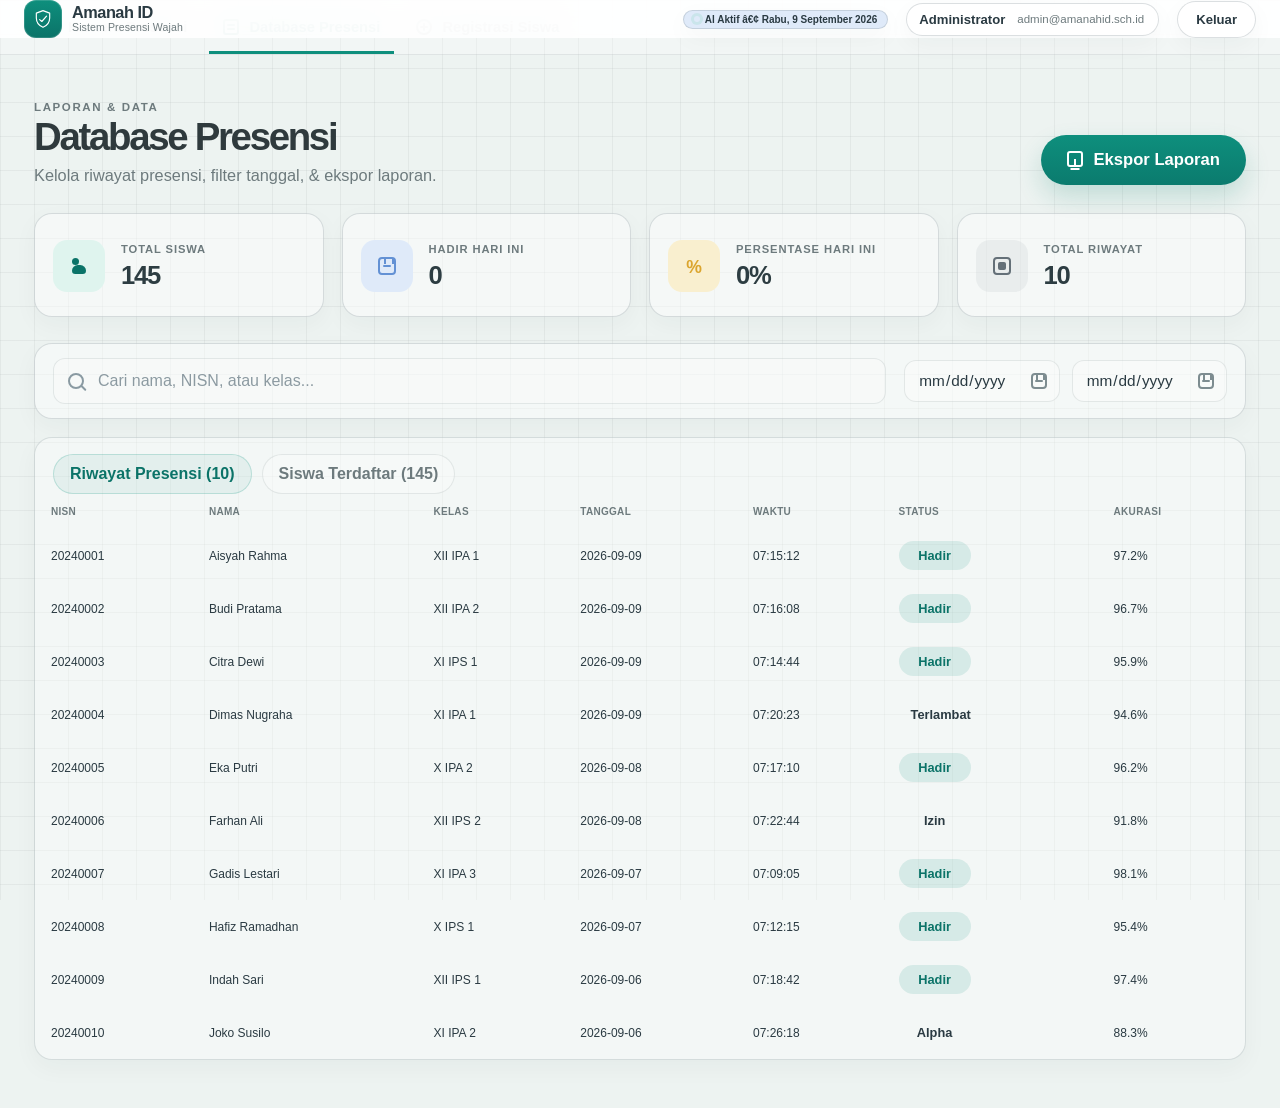
<file: index.html>
﻿<!DOCTYPE html>
<html lang="id">

<head>
    <meta charset="UTF-8" />
    <meta name="viewport" content="width=device-width, initial-scale=1.0" />
    <meta name="theme-color" content="#eaf1ef" />
    <meta name="description" content="Amanah ID - Database presensi siswa dan laporan kehadiran." />
    <link rel="manifest" href="manifest.json" />
    <title>Amanah ID</title>
    <link rel="stylesheet" href="style.css" />
</head>

<body>
    <div class="app-shell">
        <header class="topbar">
            <div class="brand" aria-label="Amanah ID logo">
                <div class="brand-mark" aria-hidden="true">
                    <svg viewBox="0 0 48 48" role="img" aria-hidden="true">
                        <path d="M24 4 40 10v11.5c0 10.1-6.7 18.4-16 22.5C14.7 39.9 8 31.6 8 21.5V10L24 4Z" fill="none"
                            stroke="currentColor" stroke-width="2.8" stroke-linejoin="round" />
                        <path d="M16 25.5 21.2 30 32.5 17" fill="none" stroke="currentColor" stroke-width="2.8"
                            stroke-linecap="round" stroke-linejoin="round" />
                    </svg>
                </div>
                <div class="brand-copy">
                    <h1>Amanah ID</h1>
                    <small>Sistem Presensi Wajah</small>
                </div>
            </div>

            <div class="topbar-actions">
                <div class="status-pill">
                    <span class="status-dot"></span>
                    <span>Al Aktif â€¢ Rabu, 9 September 2026</span>
                </div>

                <div class="admin-pill">
                    <span>Administrator</span>
                    <small>admin@amanahid.sch.id</small>
                </div>

                <button class="logout-button" type="button">Keluar</button>
            </div>
        </header>

        <nav class="main-tabs" aria-label="Navigasi utama">
            <button type="button" class="tab-item">
                <span class="tab-icon camera-icon" aria-hidden="true"></span>
                <span>Kamera Presensi</span>
            </button>
            <button type="button" class="tab-item active">
                <span class="tab-icon database-icon" aria-hidden="true"></span>
                <span>Database Presensi</span>
            </button>
            <button type="button" class="tab-item">
                <span class="tab-icon register-icon" aria-hidden="true"></span>
                <span>Registrasi Siswa</span>
            </button>
        </nav>

        <main class="dashboard">
            <section class="dashboard-header">
                <div>
                    <p class="section-kicker">Laporan &amp; Data</p>
                    <h2>Database Presensi</h2>
                    <p class="section-subtitle">Kelola riwayat presensi, filter tanggal, &amp; ekspor laporan.</p>
                </div>

                <button class="export-button" type="button">
                    <span class="export-icon" aria-hidden="true"></span>
                    <span>Ekspor Laporan</span>
                </button>
            </section>

            <section class="stats-grid" aria-label="Statistik presensi">
                <article class="stat-card">
                    <div class="stat-icon soft-green">
                        <span class="icon-users" aria-hidden="true"></span>
                    </div>
                    <div class="stat-copy">
                        <span class="stat-label">Total Siswa</span>
                        <strong id="totalStudents">0</strong>
                    </div>
                </article>

                <article class="stat-card">
                    <div class="stat-icon soft-blue">
                        <span class="icon-calendar" aria-hidden="true"></span>
                    </div>
                    <div class="stat-copy">
                        <span class="stat-label">Hadir Hari Ini</span>
                        <strong id="todayCount">0</strong>
                    </div>
                </article>

                <article class="stat-card">
                    <div class="stat-icon soft-gold">
                        <span class="icon-percent" aria-hidden="true"></span>
                    </div>
                    <div class="stat-copy">
                        <span class="stat-label">Persentase Hari Ini</span>
                        <strong id="attendanceRate">0%</strong>
                    </div>
                </article>

                <article class="stat-card">
                    <div class="stat-icon soft-gray">
                        <span class="icon-record" aria-hidden="true"></span>
                    </div>
                    <div class="stat-copy">
                        <span class="stat-label">Total Riwayat</span>
                        <strong id="totalHistory">1</strong>
                    </div>
                </article>
            </section>

            <section class="filter-panel" aria-label="Filter riwayat">
                <div class="search-box">
                    <span class="search-icon" aria-hidden="true"></span>
                    <input id="searchInput" type="search" placeholder="Cari nama, NISN, atau kelas..."
                        aria-label="Cari nama, NISN, atau kelas" />
                </div>

                <div class="date-pickers">
                    <label class="date-field" aria-label="Tanggal mulai">
                        <input id="startDate" type="date" value="" />
                        <span class="field-icon" aria-hidden="true"></span>
                    </label>

                    <label class="date-field" aria-label="Tanggal selesai">
                        <input id="endDate" type="date" value="" />
                        <span class="field-icon" aria-hidden="true"></span>
                    </label>
                </div>
            </section>

            <section class="table-panel">
                <div class="table-tabs" role="tablist" aria-label="Jenis data">
                    <button type="button" class="table-tab active">Riwayat Presensi (1)</button>
                    <button type="button" class="table-tab">Siswa Terdaftar (0)</button>
                </div>

                <div class="table-scroll">
                    <table>
                        <thead>
                            <tr>
                                <th>NISN</th>
                                <th>Nama</th>
                                <th>Kelas</th>
                                <th>Tanggal</th>
                                <th>Waktu</th>
                                <th>Status</th>
                                <th>Akurasi</th>
                            </tr>
                        </thead>
                        <tbody id="attendanceTableBody">
                            <tr>
                                <td>TEST-9990081</td>
                                <td>Test Siswa</td>
                                <td>IOA</td>
                                <td>2026-09-03</td>
                                <td>16.30.58</td>
                                <td><span class="status-badge present">Hadir</span></td>
                                <td>95.8%</td>
                            </tr>
                        </tbody>
                    </table>
                </div>
            </section>
        </main>
    </div>

    <script src="app.js"></script>
</body>

</html>
</file>
<file: style.css>
:root {
    --bg: #edf3f1;
    --panel: rgba(255, 255, 255, 0.55);
    --panel-strong: #ffffff;
    --panel-muted: #f4f6f5;
    --grid: rgba(53, 68, 74, 0.06);
    --line: rgba(126, 142, 146, 0.28);
    --text: #2a3a42;
    --muted: #6d7a7d;
    --green: #0e8f7d;
    --green-strong: #0b7368;
    --green-soft: #dff4ee;
    --green-soft-2: #cfeee6;
    --blue-soft: #dfeaf9;
    --yellow-soft: #f9efcf;
    --shadow: 0 8px 24px rgba(24, 39, 43, 0.04);
    --radius: 22px;
    --radius-sm: 12px;
    --header-height: 92px;
    --transition: 180ms ease;
}

* {
    box-sizing: border-box;
}

html,
body {
    margin: 0;
    min-height: 100%;
    background: var(--bg);
    color: var(--text);
    font-family: "Segoe UI", Tahoma, Geneva, Verdana, sans-serif;
    -webkit-font-smoothing: antialiased;
    text-rendering: optimizeLegibility;
}

body {
    min-height: 100vh;
    position: relative;
}

body::before {
    content: "";
    position: fixed;
    inset: 0;
    background-image:
        linear-gradient(var(--grid) 1px, transparent 1px),
        linear-gradient(90deg, var(--grid) 1px, transparent 1px);
    background-size: 34px 34px;
    pointer-events: none;
    z-index: 0;
}

button,
input {
    font: inherit;
}

button {
    border: 0;
    background: transparent;
    cursor: pointer;
}

.app-shell {
    position: relative;
    z-index: 1;
    min-height: 100vh;
    padding: 0 0 48px;
}

.topbar {
    display: flex;
    align-items: center;
    justify-content: space-between;
    gap: 24px;
    height: var(--header-height);
    padding: 18px 24px 10px 28px;
}

.brand {
    display: flex;
    align-items: center;
    gap: 14px;
}

.brand-mark {
    width: 38px;
    height: 38px;
    border-radius: 12px;
    background: linear-gradient(180deg, var(--green), var(--green-strong));
    display: grid;
    place-items: center;
    color: #fff;
    box-shadow: inset 0 0 0 1px rgba(255, 255, 255, 0.15);
}

.brand-mark svg {
    width: 20px;
    height: 20px;
}

.brand-copy {
    line-height: 1.1;
}

.brand-copy h1 {
    margin: 0;
    font-size: 1.02rem;
    font-weight: 800;
    letter-spacing: -0.03em;
}

.brand-copy small {
    display: block;
    font-size: 0.66rem;
    color: var(--muted);
    letter-spacing: 0.01em;
}

.topbar-actions {
    display: flex;
    align-items: center;
    gap: 18px;
}

.status-pill,
.admin-pill,
.logout-button {
    background: rgba(255, 255, 255, 0.68);
    border: 1px solid var(--line);
    border-radius: 999px;
    box-shadow: var(--shadow);
}

.status-pill {
    display: flex;
    align-items: center;
    gap: 10px;
    padding: 9px 14px;
    font-size: 0.78rem;
    color: var(--muted);
    white-space: nowrap;
}

.status-dot {
    width: 10px;
    height: 10px;
    border-radius: 50%;
    background: #5ec59f;
    display: inline-block;
    box-shadow: 0 0 0 3px rgba(94, 197, 159, 0.16);
}

.admin-pill {
    display: flex;
    align-items: center;
    gap: 12px;
    padding: 8px 14px 8px 12px;
    font-size: 0.82rem;
    color: var(--text);
    font-weight: 600;
}

.admin-pill small {
    font-size: 0.72rem;
    color: var(--muted);
    font-weight: 500;
}

.logout-button {
    padding: 10px 18px;
    font-size: 0.82rem;
    color: var(--text);
    font-weight: 600;
}

.main-tabs {
    display: flex;
    align-items: center;
    gap: 8px;
    padding: 0 26px 0 28px;
    margin-bottom: 18px;
    border-top: 1px solid rgba(88, 103, 109, 0.12);
    border-bottom: 1px solid rgba(88, 103, 109, 0.12);
    background: rgba(255, 255, 255, 0.28);
}

.tab-item {
    position: relative;
    display: inline-flex;
    align-items: center;
    gap: 10px;
    padding: 18px 14px 16px;
    color: var(--muted);
    font-weight: 600;
    font-size: 0.92rem;
    border-bottom: 3px solid transparent;
    transition: color var(--transition), border-color var(--transition);
}

.tab-item.active {
    color: var(--green-strong);
    border-color: var(--green);
}

.tab-icon {
    display: inline-block;
    width: 16px;
    height: 16px;
    position: relative;
    opacity: 0.9;
}

.camera-icon {
    border: 2px solid currentColor;
    border-radius: 4px;
}

.camera-icon::before {
    content: "";
    position: absolute;
    width: 6px;
    height: 6px;
    border-radius: 50%;
    left: 50%;
    top: 50%;
    transform: translate(-50%, -50%);
    background: currentColor;
}

.database-icon {
    border: 2px solid currentColor;
    border-radius: 3px;
}

.database-icon::before,
.database-icon::after {
    content: "";
    position: absolute;
    left: 50%;
    transform: translateX(-50%);
    width: 8px;
    height: 2px;
    background: currentColor;
    border-radius: 2px;
}

.database-icon::before {
    top: 3px;
}

.database-icon::after {
    bottom: 3px;
}

.register-icon {
    border: 2px solid currentColor;
    border-radius: 50%;
}

.register-icon::before {
    content: "";
    position: absolute;
    width: 8px;
    height: 2px;
    background: currentColor;
    left: 50%;
    top: 50%;
    transform: translate(-50%, -50%);
    border-radius: 999px;
}

.register-icon::after {
    content: "";
    position: absolute;
    width: 2px;
    height: 8px;
    background: currentColor;
    left: 50%;
    top: 50%;
    transform: translate(-50%, -50%);
    border-radius: 999px;
}

.dashboard {
    max-width: 1280px;
    margin: 0 auto;
    padding: 18px 34px 0;
}

.dashboard-header {
    display: flex;
    align-items: flex-end;
    justify-content: space-between;
    gap: 20px;
    margin-top: 10px;
    margin-bottom: 28px;
}

.section-kicker {
    margin: 0 0 4px;
    font-size: 0.72rem;
    text-transform: uppercase;
    letter-spacing: 0.14em;
    color: var(--muted);
    font-weight: 700;
}

.dashboard-header h2 {
    margin: 0;
    font-size: clamp(2.2rem, 3vw, 4rem);
    line-height: 1.02;
    letter-spacing: -0.06em;
    color: #2f3a3d;
    font-weight: 800;
}

.section-subtitle {
    margin: 10px 0 0;
    font-size: 1.02rem;
    color: var(--muted);
}

.export-button {
    display: inline-flex;
    align-items: center;
    gap: 10px;
    background: linear-gradient(180deg, #0e8f7d, #0b7b6e);
    color: white;
    padding: 15px 26px;
    border-radius: 999px;
    box-shadow: 0 12px 26px rgba(18, 128, 111, 0.2);
    font-weight: 700;
    font-size: 1.04rem;
}

.export-icon {
    display: inline-block;
    width: 16px;
    height: 16px;
    position: relative;
    border: 2px solid currentColor;
    border-radius: 3px;
    transform: translateY(-1px);
}

.export-icon::before,
.export-icon::after {
    content: "";
    position: absolute;
    left: 50%;
    transform: translateX(-50%);
    background: currentColor;
}

.export-icon::before {
    width: 9px;
    height: 2px;
    bottom: -5px;
}

.export-icon::after {
    width: 2px;
    height: 8px;
    bottom: -2px;
    left: 50%;
}

.stats-grid {
    display: grid;
    grid-template-columns: repeat(4, minmax(220px, 1fr));
    gap: 18px;
    margin-bottom: 26px;
}

.stat-card {
    display: flex;
    align-items: center;
    gap: 16px;
    background: rgba(255, 255, 255, 0.44);
    border: 1px solid rgba(126, 142, 146, 0.28);
    border-radius: 18px;
    padding: 18px 18px 16px;
    min-height: 104px;
    box-shadow: var(--shadow);
}

.stat-icon {
    width: 52px;
    height: 52px;
    border-radius: 14px;
    display: grid;
    place-items: center;
}

.soft-green {
    background: var(--green-soft);
    color: var(--green-strong);
}

.soft-blue {
    background: var(--blue-soft);
    color: #6391d4;
}

.soft-gold {
    background: var(--yellow-soft);
    color: #dba52e;
}

.soft-gray {
    background: rgba(148, 159, 164, 0.12);
    color: #647078;
}

.icon-users,
.icon-calendar,
.icon-percent,
.icon-record {
    position: relative;
    display: inline-block;
}

.icon-users {
    width: 18px;
    height: 18px;
}

.icon-users::before,
.icon-users::after {
    content: "";
    position: absolute;
    background: currentColor;
    border-radius: 50%;
}

.icon-users::before {
    width: 7px;
    height: 7px;
    left: 2px;
    top: 1px;
}

.icon-users::after {
    width: 14px;
    height: 9px;
    left: 2px;
    bottom: 1px;
    border-radius: 7px 7px 4px 4px;
}

.icon-calendar {
    width: 18px;
    height: 18px;
    border: 2px solid currentColor;
    border-radius: 4px;
}

.icon-calendar::before {
    content: "";
    position: absolute;
    left: 3px;
    right: 3px;
    top: 6px;
    height: 2px;
    background: currentColor;
    border-radius: 999px;
}

.icon-calendar::after {
    content: "";
    position: absolute;
    left: 4px;
    top: 0;
    width: 2px;
    height: 5px;
    background: currentColor;
    box-shadow: 8px 0 0 currentColor;
}

.icon-percent {
    width: 18px;
    height: 18px;
}

.icon-percent::before {
    content: "%";
    position: absolute;
    inset: 0;
    display: grid;
    place-items: center;
    font-size: 1.1rem;
    font-weight: 700;
}

.icon-record {
    width: 18px;
    height: 18px;
    border: 2px solid currentColor;
    border-radius: 4px;
}

.icon-record::before {
    content: "";
    position: absolute;
    left: 50%;
    top: 50%;
    width: 8px;
    height: 8px;
    border-radius: 2px;
    transform: translate(-50%, -50%);
    background: currentColor;
}

.stat-copy {
    display: flex;
    flex-direction: column;
    gap: 8px;
}

.stat-label {
    font-size: 0.7rem;
    letter-spacing: 0.08em;
    text-transform: uppercase;
    color: var(--muted);
    font-weight: 700;
}

.stat-copy strong {
    font-size: clamp(1.6rem, 2vw, 2.2rem);
    line-height: 1;
    letter-spacing: -0.05em;
    color: #2d3d42;
}

.filter-panel {
    display: flex;
    align-items: center;
    gap: 18px;
    background: rgba(255, 255, 255, 0.42);
    border: 1px solid rgba(126, 142, 146, 0.28);
    border-radius: 18px;
    padding: 14px 18px;
    box-shadow: var(--shadow);
    margin-bottom: 18px;
}

.search-box {
    flex: 1;
    display: flex;
    align-items: center;
    gap: 12px;
    background: rgba(255, 255, 255, 0.2);
    border: 1px solid rgba(126, 142, 146, 0.18);
    border-radius: 12px;
    padding: 12px 14px;
}

.search-icon {
    width: 16px;
    height: 16px;
    display: inline-block;
    border: 2px solid #8a9aa2;
    border-radius: 50%;
    position: relative;
}

.search-icon::after {
    content: "";
    position: absolute;
    width: 7px;
    height: 2px;
    border-radius: 999px;
    background: #8a9aa2;
    transform: rotate(45deg);
    right: -5px;
    bottom: -2px;
}

.search-box input {
    flex: 1;
    border: 0;
    background: transparent;
    outline: none;
    color: var(--text);
    font-size: 1rem;
}

.search-box input::placeholder {
    color: #8c9aa1;
}

.date-pickers {
    display: flex;
    align-items: center;
    gap: 12px;
}

.date-field {
    position: relative;
    display: flex;
    align-items: center;
    min-width: 155px;
    background: rgba(255, 255, 255, 0.3);
    border: 1px solid rgba(126, 142, 146, 0.18);
    border-radius: 12px;
    padding: 10px 12px;
}

.date-field input {
    appearance: none;
    border: 0;
    outline: none;
    width: 100%;
    background: transparent;
    font-size: 0.96rem;
    color: var(--text);
}

.date-field input::-webkit-calendar-picker-indicator {
    opacity: 0;
}

.field-icon {
    position: absolute;
    right: 12px;
    width: 16px;
    height: 16px;
    border: 2px solid #7d8c90;
    border-radius: 4px;
}

.field-icon::before {
    content: "";
    position: absolute;
    left: 2px;
    right: 2px;
    top: 5px;
    height: 2px;
    background: #7d8c90;
    border-radius: 999px;
}

.field-icon::after {
    content: "";
    position: absolute;
    left: 3px;
    top: 0;
    width: 2px;
    height: 5px;
    background: #7d8c90;
    box-shadow: 7px 0 0 #7d8c90;
}

.table-panel {
    background: rgba(255, 255, 255, 0.34);
    border: 1px solid rgba(126, 142, 146, 0.26);
    border-radius: 18px;
    box-shadow: var(--shadow);
    overflow: hidden;
}

.table-tabs {
    display: inline-flex;
    gap: 10px;
    padding: 16px 18px 0;
}

.table-tab {
    padding: 10px 16px;
    border-radius: 999px;
    background: rgba(255, 255, 255, 0.28);
    border: 1px solid rgba(126, 142, 146, 0.18);
    color: var(--muted);
    font-weight: 600;
}

.table-tab.active {
    background: rgba(14, 143, 125, 0.07);
    color: var(--green-strong);
    border-color: rgba(14, 143, 125, 0.2);
}

.table-scroll {
    overflow-x: auto;
}

table {
    width: 100%;
    border-collapse: collapse;
    min-width: 820px;
}

th,
td {
    padding: 18px 18px;
    text-align: left;
    border-bottom: 1px solid rgba(126, 142, 146, 0.2);
    white-space: nowrap;
}

th {
    font-size: 0.78rem;
    text-transform: uppercase;
    letter-spacing: 0.04em;
    color: var(--muted);
    font-weight: 700;
}

td {
    font-size: 0.96rem;
    color: var(--text);
}

tbody tr {
    transition: background var(--transition);
}

tbody tr:hover {
    background: rgba(12, 92, 83, 0.02);
}

.status-badge {
    display: inline-flex;
    align-items: center;
    justify-content: center;
    min-width: 72px;
    padding: 7px 12px;
    border-radius: 999px;
    font-size: 0.8rem;
    font-weight: 700;
}

.status-badge.present {
    background: rgba(14, 143, 125, 0.12);
    color: var(--green-strong);
}

@media (max-width: 980px) {
    .topbar {
        flex-wrap: wrap;
        align-items: center;
        height: auto;
        padding-top: 16px;
    }

    .topbar-actions {
        width: 100%;
        justify-content: flex-end;
        flex-wrap: wrap;
    }

    .dashboard-header {
        flex-direction: column;
        align-items: flex-start;
        margin-top: 0;
    }

    .stats-grid {
        grid-template-columns: repeat(2, minmax(180px, 1fr));
    }

    .filter-panel {
        flex-direction: column;
        align-items: stretch;
    }

    .date-pickers {
        width: 100%;
    }

    .date-field {
        flex: 1;
        min-width: 0;
    }
}

@media (max-width: 600px) {
    .main-tabs {
        overflow-x: auto;
        padding-bottom: 8px;
    }

    .tab-item {
        white-space: nowrap;
    }

    .dashboard {
        padding-left: 18px;
        padding-right: 18px;
    }

    .stats-grid {
        grid-template-columns: 1fr;
    }

    .topbar {
        padding-left: 18px;
        padding-right: 18px;
    }

    .status-pill,
    .admin-pill {
        width: 100%;
        justify-content: center;
    }

    .topbar-actions {
        justify-content: stretch;
    }

    .logout-button {
        width: 100%;
    }
}


.terms-modal.show {
    display: flex;
}

.terms-modal-content {
    width: min(500px, 92%);
    max-height: 80vh;
    background: var(--surface);
    border-radius: var(--radius);
    box-shadow: 0 24px 60px rgba(0, 0, 0, 0.15);
    overflow: hidden;
    display: flex;
    flex-direction: column;
    animation: fadeUp 0.25s ease;
}

.terms-modal-header {
    display: flex;
    align-items: center;
    justify-content: space-between;
    padding: 18px 24px;
    border-bottom: 1px solid var(--border);
    background: var(--surface-soft);
}

.terms-modal-header h2 {
    font-family: "Montserrat", sans-serif;
    font-size: 17px;
    font-weight: 800;
}

.terms-modal-close {
    width: 32px;
    height: 32px;
    display: grid;
    place-items: center;
    border-radius: 6px;
    background: transparent;
    color: var(--muted);
    font-size: 18px;
    transition: var(--transition);
}

.terms-modal-close:hover {
    background: var(--red-soft);
    color: var(--red);
}

.terms-modal-body {
    padding: 20px 24px;
    overflow-y: auto;
    flex: 1;
}

.terms-modal-body h3 {
    font-family: "Montserrat", sans-serif;
    font-size: 13px;
    font-weight: 700;
    color: var(--text);
    margin-top: 14px;
    margin-bottom: 4px;
}

.terms-modal-body h3:first-child {
    margin-top: 0;
}

.terms-modal-body p {
    font-size: 12px;
    color: var(--text-light);
    line-height: 1.6;
    margin-bottom: 2px;
}

.terms-modal-footer {
    padding: 14px 24px;
    border-top: 1px solid var(--border);
    display: flex;
    justify-content: flex-end;
    background: var(--surface-soft);
}

.terms-modal-btn {
    padding: 9px 28px;
    border-radius: var(--radius-sm);
    background: var(--blue);
    color: white;
    font-size: 13px;
    font-weight: 600;
    transition: var(--transition);
}

.terms-modal-btn:hover {
    background: var(--blue-dark);
}

/* =========================================================
   TOP BAR
========================================================= */
.topbar {
    position: fixed;
    top: 0;
    left: 0;
    z-index: 1000;
    width: 100%;
    height: var(--nav-height);
    display: flex;
    align-items: center;
    justify-content: space-between;
    padding: 0 24px;
    background: rgba(255, 255, 255, 0.92);
    backdrop-filter: blur(16px);
    border-bottom: 1px solid var(--border);
}

.brand {
    display: flex;
    align-items: center;
    gap: 10px;
}

.brand-logo {
    width: 36px;
    height: 36px;
    display: grid;
    place-items: center;
    border-radius: 10px;
    background: var(--blue);
    color: white;
}

.brand-logo svg {
    width: 20px;
    height: 20px;
}

.brand-text {
    font-family: "Montserrat", sans-serif;
    font-size: 18px;
    font-weight: 900;
    letter-spacing: -0.3px;
    color: var(--text);
}

.navigation {
    display: flex;
    align-items: center;
    gap: 3px;
    direction: ltr;
}

.nav-item {
    height: 38px;
    padding: 0 14px;
    border-radius: var(--radius-sm);
    background: transparent;
    color: var(--muted);
    font-size: 12px;
    font-weight: 600;
    transition: var(--transition);
    display: flex;
    align-items: center;
    gap: 5px;
}

.nav-item:hover {
    background: var(--surface-soft);
    color: var(--text);
}

.nav-item.active {
    color: var(--blue-dark);
    background: var(--blue-soft);
}

.profile-nav {
    color: var(--blue-dark);
}

.profile-nav:hover {
    background: var(--blue-soft);
}

.nav-avatar {
    width: 26px;
    height: 26px;
    border-radius: 50%;
    object-fit: cover;
    border: 2px solid rgba(26, 115, 232, 0.2);
}

/* =========================================================
   PROFILE MODAL - JENDELA MELAYANG
========================================================= */
.profile-modal {
    position: fixed;
    inset: 0;
    z-index: 9000;
    display: none;
    align-items: center;
    justify-content: center;
    padding: 20px;
    background: rgba(10, 37, 64, 0.35);
    backdrop-filter: blur(4px);
}

.profile-modal.show {
    display: flex;
}

.profile-card {
    width: min(400px, 100%);
    padding: 28px 26px;
    border: 1px solid var(--border);
    border-radius: var(--radius);
    background: var(--surface);
    box-shadow: 0 24px 60px rgba(10, 37, 64, 0.12);
    animation: fadeUp 0.2s ease;
    max-height: 90vh;
    overflow-y: auto;
}

.profile-header {
    display: flex;
    align-items: center;
    justify-content: space-between;
    margin-bottom: 18px;
}

.profile-header h2 {
    font-family: "Montserrat", sans-serif;
    font-size: 20px;
    font-weight: 800;
}

.profile-close {
    width: 32px;
    height: 32px;
    border-radius: 50%;
    background: var(--surface-soft);
    color: var(--muted);
    font-size: 16px;
    display: grid;
    place-items: center;
    transition: var(--transition);
}

.profile-close:hover {
    background: var(--red-soft);
    color: var(--red);
}

.profile-avatar-wrap {
    display: grid;
    justify-items: center;
    gap: 8px;
    margin-bottom: 18px;
}

.profile-avatar {
    width: 80px;
    height: 80px;
    border-radius: 50%;
    object-fit: cover;
    border: 3px solid var(--blue);
    box-shadow: 0 4px 16px var(--blue-glow);
    background: var(--blue-light);
    cursor: pointer;
    transition: var(--transition);
}

.profile-avatar:hover {
    opacity: 0.8;
    transform: scale(1.02);
}

.profile-photo-button {
    padding: 4px 14px;
    border-radius: 999px;
    color: var(--blue-dark);
    background: var(--blue-soft);
    cursor: pointer;
    font-size: 10px;
    font-weight: 700;
    transition: var(--transition);
}

.profile-photo-button:hover {
    background: var(--blue);
    color: white;
}

.profile-fields {
    display: grid;
    gap: 12px;
}

.profile-fields label {
    display: grid;
    gap: 3px;
    color: var(--text-light);
    font-size: 11px;
    font-weight: 600;
}

.profile-fields input {
    width: 100%;
    height: 40px;
    padding: 0 12px;
    border: 1.5px solid var(--border);
    border-radius: var(--radius-sm);
    background: var(--surface);
    color: var(--text);
    outline: none;
    font-size: 13px;
    transition: var(--transition);
}

.profile-fields input:focus {
    border-color: var(--blue);
    box-shadow: 0 0 0 3px var(--blue-soft);
}

.profile-language {
    margin: 16px 0 14px;
}

.profile-language label {
    display: block;
    font-size: 11px;
    font-weight: 600;
    color: var(--text-light);
    margin-bottom: 6px;
}

.profile-language .language-switcher {
    margin-bottom: 0;
}

.profile-actions {
    display: flex;
    gap: 10px;
    direction: ltr;
}

.profile-actions .primary-button {
    flex: 1;
    margin: 0;
    min-height: 42px;
    background: var(--blue);
    color: white;
    font-size: 13px;
    font-weight: 600;
    border-radius: var(--radius-sm);
    transition: var(--transition);
}

.profile-actions .primary-button:hover {
    background: var(--blue-dark);
}

.profile-logout {
    padding: 0 18px;
    border: 1.5px solid rgba(211, 47, 47, 0.2);
    border-radius: var(--radius-sm);
    background: var(--red-soft);
    color: var(--red);
    font-size: 12px;
    font-weight: 700;
    transition: var(--transition);
}

.profile-logout:hover {
    background: var(--red);
    color: white;
}

/* =========================================================
   MAIN APP
========================================================= */
.main-app {
    min-height: 100vh;
    display: none;
    flex-direction: column;
}

.main-app.active {
    display: flex;
}

main {
    padding-top: var(--nav-height);
    flex: 1;
}

.page {
    display: none;
    min-height: calc(100vh - var(--nav-height));
}

.page.active {
    display: block;
    animation: pageEnter 0.24s ease both;
}

.page-container {
    width: min(1300px, calc(100% - 40px));
    margin: 0 auto;
    padding: 32px 0 60px;
}

/* =========================================================
   SECTION HEADER
========================================================= */
.section-heading {
    margin-bottom: 24px;
}

.eyebrow {
    margin-bottom: 4px;
    color: var(--blue-dark);
    font-size: 10px;
    font-weight: 700;
    letter-spacing: 1.2px;
    text-transform: uppercase;
}

.section-heading h1 {
    font-family: "Montserrat", sans-serif;
    font-size: clamp(24px, 3.5vw, 32px);
    font-weight: 900;
    letter-spacing: -0.8px;
}

.section-heading p {
    color: var(--muted);
    font-size: 13px;
    margin-top: 4px;
}

/* =========================================================
   ATTENDANCE STAGE
========================================================= */
#attendancePage {
    background: #0a1a2a;
}

.attendance-stage {
    position: relative;
    width: 100%;
    height: calc(100vh - var(--nav-height));
    min-height: 460px;
    overflow: hidden;
    background: #0a1a2a;
}

#attendanceVideo {
    position: absolute;
    inset: 0;
    width: 100%;
    height: 100%;
    object-fit: cover;
    object-position: center;
    transform: scaleX(-1);
    background: #0a1a2a;
}

.face-overlay {
    position: absolute;
    inset: 0;
    pointer-events: none;
}

.face-outline {
    position: absolute;
    border: 2px solid rgba(255, 255, 255, 0.4);
    border-radius: 18px;
    background: transparent;
    box-shadow: 0 0 0 2px rgba(255, 255, 255, 0.03), 0 0 30px rgba(255, 255, 255, 0.03);
    transition: left 0.05s linear, top 0.05s linear, width 0.05s linear, height 0.05s linear, border-color 0.15s ease;
}

.face-outline.recognized {
    border-color: #4fc3f7;
    box-shadow: 0 0 0 3px rgba(79, 195, 247, 0.12), 0 0 40px rgba(79, 195, 247, 0.06);
}

.camera-status {
    position: absolute;
    top: 20px;
    left: 20px;
    z-index: 10;
    padding: 8px 14px;
    border-radius: 10px;
    background: rgba(0, 0, 0, 0.5);
    border: 1px solid rgba(255, 255, 255, 0.05);
    backdrop-filter: blur(12px);
    color: rgba(255, 255, 255, 0.85);
    font-size: 11px;
    font-weight: 500;
}

.camera-quality-notice {
    position: absolute;
    left: 50%;
    top: 22%;
    z-index: 4;
    transform: translateX(-50%);
    display: none;
    max-width: calc(100% - 32px);
    padding: 10px 14px;
    border-radius: 999px;
    background: rgba(211, 47, 47, 0.92);
    color: #fff;
    font-size: 12px;
    font-weight: 700;
    text-align: center;
    box-shadow: 0 6px 18px rgba(0, 0, 0, 0.18);
}

.camera-quality-notice.show {
    display: block;
}

.camera-controls {
    position: absolute;
    right: 20px;
    top: 20px;
    z-index: 10;
    display: flex;
    gap: 8px;
}

.camera-button {
    width: 42px;
    height: 42px;
    display: grid;
    place-items: center;
    border-radius: 12px;
    background: rgba(0, 0, 0, 0.4);
    border: 1px solid rgba(255, 255, 255, 0.05);
    color: white;
    backdrop-filter: blur(12px);
    transition: var(--transition);
}

.camera-button:hover {
    background: rgba(0, 0, 0, 0.6);
}

.camera-button svg {
    width: 18px;
    height: 18px;
}

.welcome-message {
    position: absolute;
    left: 50%;
    bottom: 80px;
    z-index: 15;
    transform: translate(-50%, 12px);
    opacity: 0;
    white-space: nowrap;
    color: white;
    font-family: "Montserrat", sans-serif;
    font-size: clamp(18px, 2.5vw, 30px);
    font-weight: 800;
    text-shadow: 0 4px 30px rgba(0, 0, 0, 0.5);
    transition: opacity 0.3s ease, transform 0.3s ease;
}

.welcome-message.show {
    opacity: 1;
    transform: translate(-50%, 0);
}

.camera-error {
    position: absolute;
    left: 50%;
    top: 50%;
    z-index: 30;
    transform: translate(-50%, -50%);
    width: min(90%, 380px);
    padding: 24px;
    text-align: center;
    color: white;
    display: none;
}

.camera-error.show {
    display: block;
}

.error-icon {
    width: 40px;
    height: 40px;
    margin: 0 auto 14px;
    display: grid;
    place-items: center;
    border-radius: 50%;
    background: rgba(211, 47, 47, 0.15);
    color: #ef5350;
    font-size: 18px;
    font-weight: 700;
}

.camera-error h2 {
    font-family: "Montserrat", sans-serif;
    font-size: 16px;
    margin-bottom: 4px;
}

.camera-error p {
    color: rgba(255, 255, 255, 0.6);
    font-size: 12px;
    line-height: 1.6;
}

/* =========================================================
   DATABASE
========================================================= */
.db-header {
    margin-bottom: 24px;
}

.db-header .eyebrow {
    color: var(--blue-dark);
    font-size: 10px;
    font-weight: 700;
    letter-spacing: 1.2px;
    text-transform: uppercase;
}

.db-header h1 {
    font-family: "Montserrat", sans-serif;
    font-size: clamp(24px, 3.5vw, 32px);
    font-weight: 900;
    letter-spacing: -0.8px;
}

.db-header p {
    color: var(--muted);
    font-size: 13px;
    margin-top: 4px;
}

.db-stats-grid {
    display: grid;
    grid-template-columns: repeat(4, 1fr);
    gap: 16px;
    margin-bottom: 22px;
}

.db-stat-card {
    padding: 20px 22px;
    background: var(--surface);
    border: 1px solid var(--border);
    border-radius: var(--radius);
    box-shadow: var(--shadow);
    transition: var(--transition);
}

.db-stat-card:hover {
    box-shadow: var(--shadow-hover);
}

.db-stat-card span {
    color: var(--muted);
    font-size: 10px;
    font-weight: 600;
    text-transform: uppercase;
    letter-spacing: 0.3px;
}

.db-stat-card strong {
    display: block;
    margin-top: 4px;
    font-family: "Montserrat", sans-serif;
    font-size: 28px;
    font-weight: 900;
    color: var(--text);
}

.db-toolbar {
    display: flex;
    align-items: center;
    gap: 12px;
    margin-bottom: 20px;
    flex-wrap: wrap;
}

.db-search {
    flex: 1;
    min-width: 180px;
}

.db-search input {
    width: 100%;
    height: 42px;
    padding: 0 14px;
    border: 1.5px solid var(--border);
    border-radius: var(--radius-sm);
    outline: none;
    background: var(--surface);
    color: var(--text);
    font-size: 12px;
    transition: var(--transition);
}

.db-search input:focus {
    border-color: var(--blue);
    box-shadow: 0 0 0 3px var(--blue-soft);
}

.db-filters {
    display: flex;
    align-items: center;
    gap: 8px;
    flex-wrap: wrap;
}

.db-date-group {
    display: flex;
    align-items: center;
    gap: 6px;
}

.db-date-group input[type="date"] {
    height: 42px;
    padding: 0 10px;
    border: 1.5px solid var(--border);
    border-radius: var(--radius-sm);
    outline: none;
    background: var(--surface);
    color: var(--text);
    font-size: 11px;
    font-family: "Poppins", sans-serif;
    transition: var(--transition);
    min-width: 120px;
}

.db-date-group input[type="date"]:focus {
    border-color: var(--blue);
    box-shadow: 0 0 0 3px var(--blue-soft);
}

.db-date-group span {
    color: var(--muted);
    font-size: 12px;
    font-weight: 600;
}

.db-export-btn,
.db-delete-all-btn {
    height: 42px;
    padding: 0 16px;
    border-radius: var(--radius-sm);
    font-size: 12px;
    font-weight: 600;
    transition: var(--transition);
}

.db-export-btn {
    background: var(--blue);
    color: white;
}

.db-export-btn:hover {
    background: var(--blue-dark);
}

.db-delete-all-btn {
    background: var(--surface-soft);
    color: var(--red);
    border: 1.5px solid var(--border);
}

.db-delete-all-btn:hover {
    background: var(--red-soft);
    border-color: var(--red);
}

.db-card {
    overflow: hidden;
    background: var(--surface);
    border: 1px solid var(--border);
    border-radius: var(--radius);
    box-shadow: var(--shadow);
}

.db-table-scroll {
    width: 100%;
    overflow-x: auto;
}

table {
    width: 100%;
    min-width: 950px;
    border-collapse: collapse;
}

th,
td {
    padding: 12px 16px;
    text-align: left;
    border-bottom: 1px solid var(--border);
    white-space: nowrap;
    font-size: 12px;
}

th {
    color: var(--muted);
    background: var(--surface-soft);
    font-size: 10px;
    font-weight: 700;
    letter-spacing: 0.3px;
    text-transform: uppercase;
}

tbody tr:hover {
    background: var(--blue-light);
}

.status-pill {
    display: inline-flex;
    align-items: center;
    gap: 5px;
    padding: 3px 10px;
    border-radius: 999px;
    background: var(--blue-soft);
    color: var(--blue-dark);
    font-size: 10px;
    font-weight: 600;
}

.status-dot {
    width: 6px;
    height: 6px;
    border-radius: 50%;
    background: var(--blue);
}

.db-empty {
    padding: 50px 20px;
    text-align: center;
    color: var(--muted);
}

.db-empty strong {
    display: block;
    color: var(--text);
    font-family: "Montserrat", sans-serif;
    font-size: 15px;
    margin-bottom: 4px;
}

.db-empty span {
    font-size: 12px;
}

.row-actions {
    display: flex;
    align-items: center;
    gap: 4px;
}

.row-action-btn {
    width: 28px;
    height: 28px;
    display: grid;
    place-items: center;
    border-radius: 6px;
    background: transparent;
    color: var(--muted);
    transition: var(--transition);
    padding: 0;
}

.row-action-btn:hover {
    background: var(--red-soft);
    color: var(--red);
}

/* =========================================================
   FORM
========================================================= */
.form-layout {
    display: grid;
    grid-template-columns: minmax(0, 1fr) 420px;
    gap: 22px;
    align-items: start;
}

.card {
    background: var(--surface);
    border: 1px solid var(--border);
    border-radius: var(--radius);
    box-shadow: var(--shadow);
    transition: var(--transition);
}

.card:hover {
    box-shadow: var(--shadow-hover);
}

.form-card {
    padding: 26px 28px;
}

.form-card h2,
.media-card h2 {
    font-family: "Montserrat", sans-serif;
    font-size: 16px;
    font-weight: 800;
}

.form-group {
    margin-top: 18px;
}

.form-group label {
    display: block;
    margin-bottom: 5px;
    font-size: 12px;
    font-weight: 600;
    color: var(--text);
}

.form-group input {
    width: 100%;
    height: 44px;
    padding: 0 14px;
    border: 1.5px solid var(--border);
    border-radius: var(--radius-sm);
    outline: none;
    background: var(--surface);
    color: var(--text);
    font-size: 13px;
    transition: var(--transition);
}

.form-group input:focus {
    border-color: var(--blue);
    box-shadow: 0 0 0 3px var(--blue-soft);
}

.primary-button {
    width: 100%;
    min-height: 46px;
    margin-top: 22px;
    padding: 0 20px;
    border-radius: var(--radius-sm);
    background: var(--blue);
    color: white;
    font-size: 13px;
    font-weight: 600;
    transition: var(--transition);
}

.primary-button:hover:not(:disabled) {
    background: var(--blue-dark);
}

.primary-button:disabled {
    opacity: 0.4;
    cursor: not-allowed;
}

.media-card {
    padding: 22px 24px;
}

.media-heading {
    margin-bottom: 14px;
}

.media-heading p {
    color: var(--muted);
    font-size: 11px;
    margin-top: 4px;
    line-height: 1.5;
}

.enrollment-preview {
    position: relative;
    width: 100%;
    aspect-ratio: 4/3;
    overflow: hidden;
    display: flex;
    align-items: center;
    justify-content: center;
    border-radius: 12px;
    background: #0a1a2a;
    border: 1.5px solid var(--border);
}

.enrollment-preview video,
.enrollment-preview img {
    position: absolute;
    inset: 0;
    width: 100%;
    height: 100%;
    object-fit: cover;
    object-position: center;
    display: none;
}

.enrollment-preview video.active,
.enrollment-preview img.active {
    display: block;
}

.preview-placeholder {
    position: relative;
    z-index: 2;
    display: flex;
    flex-direction: column;
    align-items: center;
    gap: 8px;
    color: rgba(255, 255, 255, 0.3);
    text-align: center;
    font-size: 11px;
}

.preview-placeholder svg {
    width: 34px;
    height: 34px;
}

.ai-progress-box {
    margin-top: 12px;
    padding: 12px 14px;
    border: 1px solid var(--border);
    border-radius: 10px;
    background: var(--surface-soft);
}

.ai-progress-header {
    display: flex;
    align-items: center;
    justify-content: space-between;
    margin-bottom: 6px;
}

.ai-progress-header strong {
    font-family: "Montserrat", sans-serif;
    font-size: 12px;
}

.ai-progress-header span {
    color: var(--blue-dark);
    font-size: 12px;
    font-weight: 700;
}

.progress-track {
    width: 100%;
    height: 5px;
    overflow: hidden;
    border-radius: 999px;
    background: #e5e7eb;
}

.progress-fill {
    width: 0%;
    height: 100%;
    border-radius: inherit;
    background: var(--blue);
    transition: width 0.15s ease;
}

.validation-message {
    min-height: 18px;
    margin-top: 8px;
    font-size: 11px;
    line-height: 1.5;
}

.validation-message.success {
    color: var(--blue-dark);
}

.validation-message.error {
    color: var(--red);
}

.media-actions {
    display: grid;
    grid-template-columns: 1fr 1fr;
    gap: 8px;
    margin-top: 12px;
    direction: ltr;
}

.secondary-button {
    min-height: 42px;
    padding: 0 16px;
    border-radius: var(--radius-sm);
    background: var(--surface-soft);
    color: var(--text);
    border: 1.5px solid var(--border);
    font-size: 12px;
    font-weight: 600;
    transition: var(--transition);
}

.secondary-button:hover {
    background: var(--border);
}

.dark-button {
    min-height: 42px;
    padding: 0 16px;
    border-radius: var(--radius-sm);
    background: var(--text);
    color: white;
    font-size: 12px;
    font-weight: 600;
    transition: var(--transition);
}

.dark-button:hover {
    opacity: 0.85;
}

.replace-image-btn {
    position: absolute;
    bottom: 14px;
    right: 14px;
    z-index: 10;
    padding: 5px 14px;
    border-radius: 6px;
    background: rgba(0, 0, 0, 0.7);
    backdrop-filter: blur(8px);
    border: 1px solid rgba(255, 255, 255, 0.06);
    color: white;
    font-size: 10px;
    font-weight: 600;
    cursor: pointer;
    transition: var(--transition);
}

.replace-image-btn:hover {
    background: rgba(211, 47, 47, 0.8);
}

.enrollment-preview img.has-image {
    display: block;
}

/* =========================================================
   FOOTER
========================================================= */
.app-footer {
    padding: 14px 24px;
    border-top: 1px solid var(--border);
    background: rgba(255, 255, 255, 0.85);
    backdrop-filter: blur(10px);
    margin-top: auto;
}

.footer-content {
    max-width: 1300px;
    margin: 0 auto;
    display: flex;
    align-items: center;
    justify-content: center;
    gap: 8px;
    font-size: 11px;
    color: var(--muted);
}

.footer-divider {
    color: var(--border);
}

/* =========================================================
   TOAST
========================================================= */
.toast {
    position: fixed;
    left: 50%;
    bottom: 24px;
    z-index: 5000;
    transform: translate(-50%, 20px);
    opacity: 0;
    padding: 10px 22px;
    border-radius: 10px;
    background: var(--text);
    color: white;
    box-shadow: 0 8px 32px rgba(0, 0, 0, 0.15);
    font-size: 13px;
    pointer-events: none;
    transition: opacity 0.3s ease, transform 0.3s ease;
    max-width: 90%;
    text-align: center;
}

.toast.show {
    opacity: 1;
    transform: translate(-50%, 0);
}

/* =========================================================
   DELETE DIALOG
========================================================= */
.delete-dialog-overlay {
    position: fixed;
    inset: 0;
    z-index: 8500;
    display: flex;
    align-items: center;
    justify-content: center;
    background: rgba(0, 0, 0, 0.35);
    backdrop-filter: blur(4px);
}

.delete-dialog {
    width: min(360px, 92%);
    background: var(--surface);
    border-radius: var(--radius);
    padding: 28px 24px;
    text-align: center;
    box-shadow: 0 24px 60px rgba(0, 0, 0, 0.12);
    animation: fadeUp 0.2s ease;
}

.delete-dialog-icon {
    font-size: 40px;
    margin-bottom: 10px;
}

.delete-dialog h3 {
    font-family: "Montserrat", sans-serif;
    font-size: 17px;
    font-weight: 800;
    margin-bottom: 6px;
}

.delete-dialog p {
    color: var(--muted);
    font-size: 13px;
    line-height: 1.5;
}

.delete-dialog-sub {
    font-size: 12px;
    color: var(--red);
    margin-top: 4px;
}

.delete-dialog-actions {
    display: flex;
    gap: 10px;
    margin-top: 18px;
    justify-content: center;
}

.delete-cancel-btn,
.delete-confirm-btn {
    padding: 8px 24px;
    border-radius: var(--radius-sm);
    font-size: 12px;
    font-weight: 600;
    transition: var(--transition);
}

.delete-cancel-btn {
    background: var(--surface-soft);
    color: var(--text);
    border: 1px solid var(--border);
}

.delete-cancel-btn:hover {
    background: var(--border);
}

.delete-confirm-btn {
    background: var(--red);
    color: white;
}

.delete-confirm-btn:hover {
    background: #b71c1c;
}

.delete-all-btn {
    background: #c62828;
}

/* =========================================================
   RESPONSIVE - MOBILE & TABLET
========================================================= */
@media (max-width: 1024px) {
    .db-stats-grid {
        grid-template-columns: repeat(2, 1fr);
    }
}

@media (max-width: 900px) {
    .form-layout {
        grid-template-columns: 1fr;
    }
}

@media (max-width: 768px) {
    :root {
        --nav-height: 116px;
    }

    .topbar {
        height: var(--nav-height);
        padding: 10px 16px 8px;
        flex-direction: column;
        justify-content: center;
        gap: 8px;
    }

    .brand-text {
        font-size: 16px;
    }

    .navigation {
        width: 100%;
        gap: 4px;
        overflow-x: auto;
        justify-content: flex-start;
        scrollbar-width: none;
    }

    .navigation::-webkit-scrollbar {
        display: none;
    }

    .nav-item {
        flex: 0 0 auto;
        min-height: 44px;
        padding: 0 14px;
        font-size: 12px;
        text-align: center;
        justify-content: center;
    }

    .page-container {
        width: min(100% - 32px, 1300px);
        padding: 24px 0 44px;
    }

    .db-stats-grid {
        grid-template-columns: 1fr 1fr;
        gap: 10px;
    }

    .db-stat-card {
        padding: 18px;
    }

    .db-stat-card strong {
        font-size: 24px;
    }

    .db-toolbar {
        flex-direction: column;
        align-items: stretch;
        gap: 8px;
    }

    .db-filters {
        flex-wrap: wrap;
    }

    .db-date-group {
        flex: 1;
        min-width: 180px;
    }

    .db-date-group input[type="date"] {
        flex: 1;
        min-width: 110px;
    }

    .attendance-stage {
        min-height: calc(100vh - var(--nav-height));
    }

    .camera-status {
        top: 14px;
        left: 14px;
        font-size: 10px;
        padding: 6px 12px;
    }

    .camera-controls {
        top: 14px;
        right: 14px;
        gap: 6px;
    }

    .camera-button {
        width: 36px;
        height: 36px;
    }

    .welcome-message {
        bottom: 45px;
        font-size: 18px;
    }

    .auth-container {
        padding: 36px 24px;
    }

    .footer-content {
        font-size: 10px;
        flex-wrap: wrap;
        gap: 4px;
    }

    .form-card {
        padding: 24px;
    }

    .media-card {
        padding: 22px;
    }

    .profile-card {
        padding: 24px;
        margin: 10px;
    }

    /* Keep the restored motion, but avoid expensive compositing on older devices. */
    .topbar,
    .app-footer,
    .camera-status,
    .camera-button,
    .replace-image-btn {
        backdrop-filter: none;
    }

    .topbar {
        background: rgba(255, 255, 255, 0.98);
    }

    .card,
    .db-stat-card,
    .auth-container,
    .profile-card {
        box-shadow: var(--shadow);
    }
}

@media (max-width: 600px) {
    .db-toolbar {
        gap: 12px;
    }

    .db-search {
        min-width: 100%;
    }

    .db-filters {
        display: grid;
        grid-template-columns: 1fr 1fr;
        width: 100%;
        gap: 10px;
    }

    .db-date-group {
        grid-column: 1 / -1;
        min-width: 0;
        justify-content: space-between;
    }

    .db-date-group input[type="date"] {
        min-width: 0;
        width: 100%;
    }

    .db-export-btn,
    .db-delete-all-btn {
        width: 100%;
        min-height: 46px;
    }

    .media-actions {
        gap: 10px;
    }

    .secondary-button,
    .dark-button {
        min-height: 46px;
        font-size: 13px;
    }
}

@media (max-width: 480px) {
    .db-stats-grid {
        grid-template-columns: 1fr;
    }

    .media-actions {
        grid-template-columns: 1fr;
    }

    .brand-text {
        font-size: 15px;
    }

    .auth-brand h1 {
        font-size: 22px;
    }

    .auth-page {
        padding: 16px;
    }

    .auth-container {
        padding: 30px 20px;
    }

    .db-filters {
        grid-template-columns: 1fr;
    }

    .db-export-btn,
    .db-delete-all-btn {
        grid-column: 1 / -1;
    }

    .db-date-group {
        flex-direction: column;
        align-items: stretch;
        gap: 4px;
    }

    .db-date-group span {
        text-align: center;
    }

    .db-date-group input[type="date"] {
        width: 100%;
    }

    .profile-actions {
        flex-direction: column;
    }

    .language-switcher {
        gap: 4px;
        padding: 4px;
    }

    .lang-opt {
        min-height: 36px;
        font-size: 12px;
        padding: 4px 10px;
    }

    .footer-content {
        line-height: 1.5;
        text-align: center;
    }

    .welcome-message {
        width: calc(100% - 32px);
        white-space: normal;
        text-align: center;
        line-height: 1.3;
    }

    .terms-modal-content {
        width: calc(100% - 24px);
        max-height: 88vh;
    }

    .terms-modal-header,
    .terms-modal-body {
        padding-left: 20px;
        padding-right: 20px;
    }

    .terms-modal-footer {
        padding: 14px 20px;
    }

    .terms-modal-btn {
        width: 100%;
        min-height: 44px;
    }
}

/* =========================================================
   AUTH / APP VISIBILITY
========================================================= */
#authPage {
    display: flex;
    min-height: 100vh;
}

#mainApp {
    display: none;
    min-height: 100vh;
    flex-direction: column;
}

#mainApp.active {
    display: flex;
}
</file>
